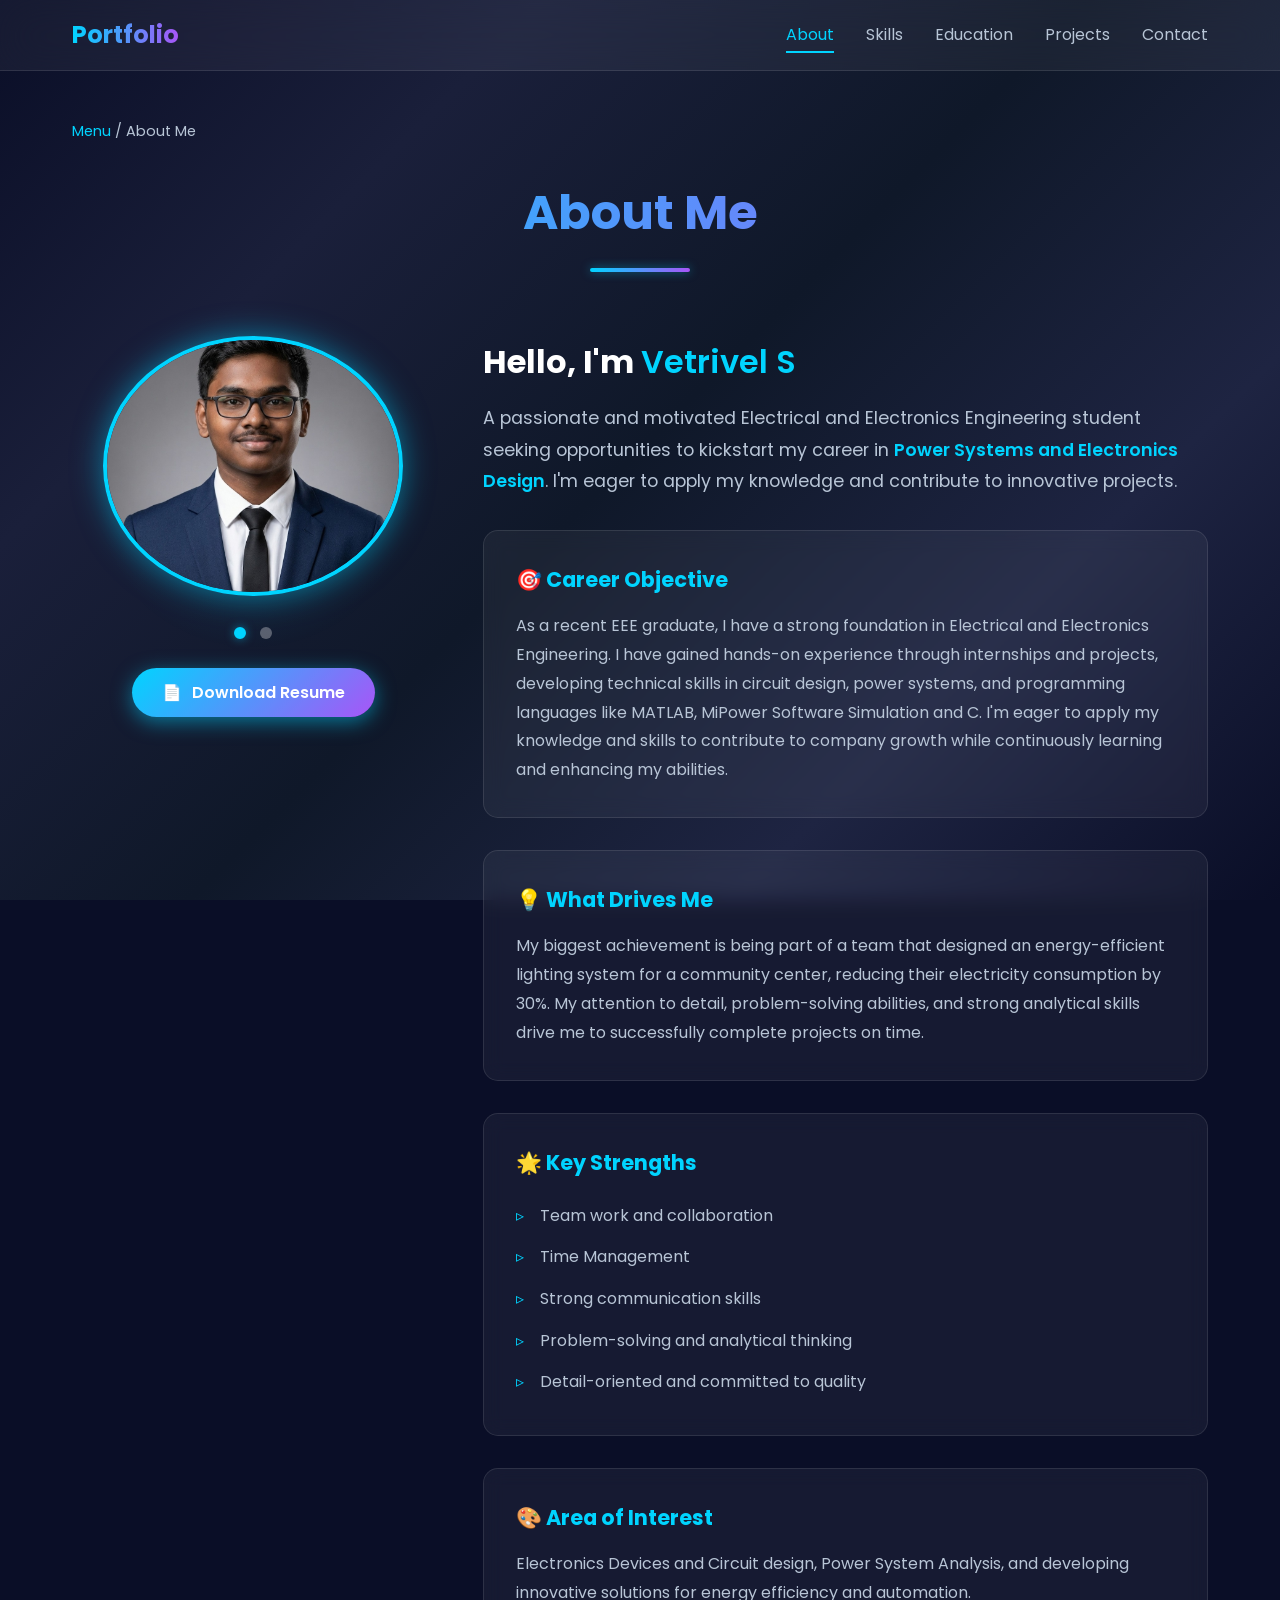
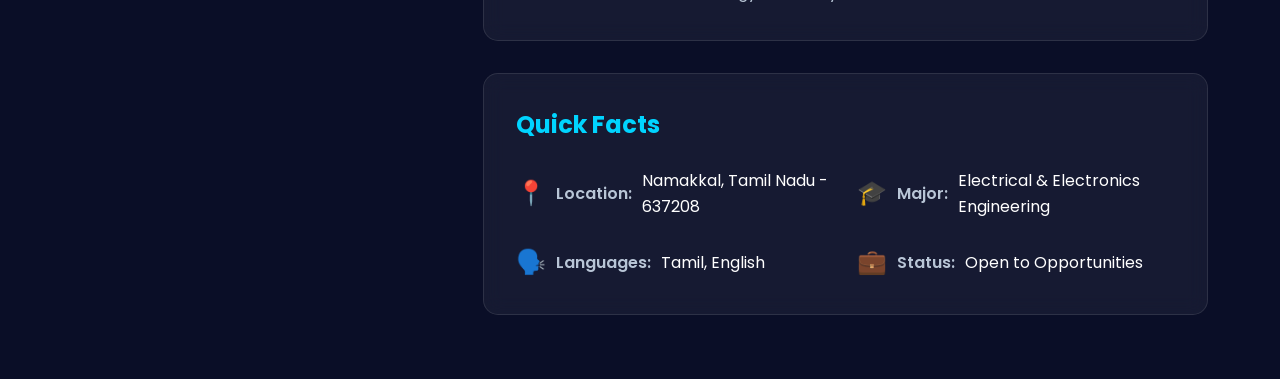
<file: about.html>
<!DOCTYPE html>
<html lang="en">
<head>
    <meta charset="UTF-8">
    <meta name="viewport" content="width=device-width, initial-scale=1.0">
    <title>About Me - Portfolio</title>
    <link rel="stylesheet" href="style.css">
    <link href="https://fonts.googleapis.com/css2?family=Poppins:wght@300;400;600;700&display=swap" rel="stylesheet">
</head>
<body>
    <div class="animated-bg">
        <div class="gradient-mesh"></div>
    </div>

    <nav class="glass-nav">
        <div class="nav-container">
            <a href="menu.html" class="nav-logo">Portfolio</a>
            <div class="nav-links">
                <a href="about.html" class="active">About</a>
                <a href="skills.html">Skills</a>
                <a href="education.html">Education</a>
                <a href="projects.html">Projects</a>
                <a href="contact.html">Contact</a>
            </div>
            <a href="menu.html" class="nav-menu-btn">☰ Menu</a>
        </div>
    </nav>

    <div class="content-container">
        <div class="breadcrumb">
            <a href="menu.html">Menu</a> / <span>About Me</span>
        </div>

        <div class="page-header">
            <h1 class="page-title fade-in">About Me</h1>
            <div class="title-underline"></div>
        </div>

        <div class="about-content">
            <div class="photo-section fade-in">
                <div class="photo-frame">
                    <div class="photo-slider" id="photoSlider">
                        <div class="photo-slide active">
                            <img src="profile-photo-formal.jpg" alt="Vetrivel S - Formal">
                        </div>
                        <div class="photo-slide">
                            <img src="profile-photo-casual.jpg" alt="Vetrivel S - Casual">
                        </div>
                        <!-- Navigation Arrows -->
                        <button class="photo-nav prev" onclick="changePhoto(-1)">❮</button>
                        <button class="photo-nav next" onclick="changePhoto(1)">❯</button>
                    </div>
                    <div class="photo-glow"></div>
                    <!-- Navigation Dots -->
                    <div class="photo-dots">
                        <span class="dot active" onclick="setPhoto(0)"></span>
                        <span class="dot" onclick="setPhoto(1)"></span>
                    </div>
                </div>
                <div class="resume-download">
                    <a href="VETRIVEL-S_RESUME-1.pdf" class="btn-primary" download>
                        <span>📄</span> Download Resume
                    </a>
                </div>
            </div>

            <div class="bio-section fade-in">
                <h2>Hello, I'm <span class="highlight">Vetrivel S</span></h2>
                <p class="intro-text">
                    A passionate and motivated Electrical and Electronics Engineering student seeking opportunities to kickstart my career in 
                    <span class="highlight">Power Systems and Electronics Design</span>. 
                    I'm eager to apply my knowledge and contribute to innovative projects.
                </p>

                <div class="info-grid">
                    <div class="info-item">
                        <h3>🎯 Career Objective</h3>
                        <p>As a recent EEE graduate, I have a strong foundation in Electrical and Electronics Engineering. I have gained hands-on experience through internships and projects, developing technical skills in circuit design, power systems, and programming languages like MATLAB, MiPower Software Simulation and C. I'm eager to apply my knowledge and skills to contribute to company growth while continuously learning and enhancing my abilities.</p>
                    </div>

                    <div class="info-item">
                        <h3>💡 What Drives Me</h3>
                        <p>My biggest achievement is being part of a team that designed an energy-efficient lighting system for a community center, reducing their electricity consumption by 30%. My attention to detail, problem-solving abilities, and strong analytical skills drive me to successfully complete projects on time.</p>
                    </div>

                    <div class="info-item">
                        <h3>🌟 Key Strengths</h3>
                        <ul>
                            <li>Team work and collaboration</li>
                            <li>Time Management</li>
                            <li>Strong communication skills</li>
                            <li>Problem-solving and analytical thinking</li>
                            <li>Detail-oriented and committed to quality</li>
                        </ul>
                    </div>

                    <div class="info-item">
                        <h3>🎨 Area of Interest</h3>
                        <p>Electronics Devices and Circuit design, Power System Analysis, and developing innovative solutions for energy efficiency and automation.</p>
                    </div>
                </div>

                <div class="quick-facts">
                    <h3>Quick Facts</h3>
                    <div class="facts-grid">
                        <div class="fact">
                            <span class="fact-icon">📍</span>
                            <span class="fact-label">Location:</span>
                            <span class="fact-value">Namakkal, Tamil Nadu - 637208</span>
                        </div>
                        <div class="fact">
                            <span class="fact-icon">🎓</span>
                            <span class="fact-label">Major:</span>
                            <span class="fact-value">Electrical & Electronics Engineering</span>
                        </div>
                        <div class="fact">
                            <span class="fact-icon">🗣️</span>
                            <span class="fact-label">Languages:</span>
                            <span class="fact-value">Tamil, English</span>
                        </div>
                        <div class="fact">
                            <span class="fact-icon">💼</span>
                            <span class="fact-label">Status:</span>
                            <span class="fact-value">Open to Opportunities</span>
                        </div>
                    </div>
                </div>
            </div>
        </div>
    </div>

    <script src="script.js"></script>
</body>
</html>
</file>
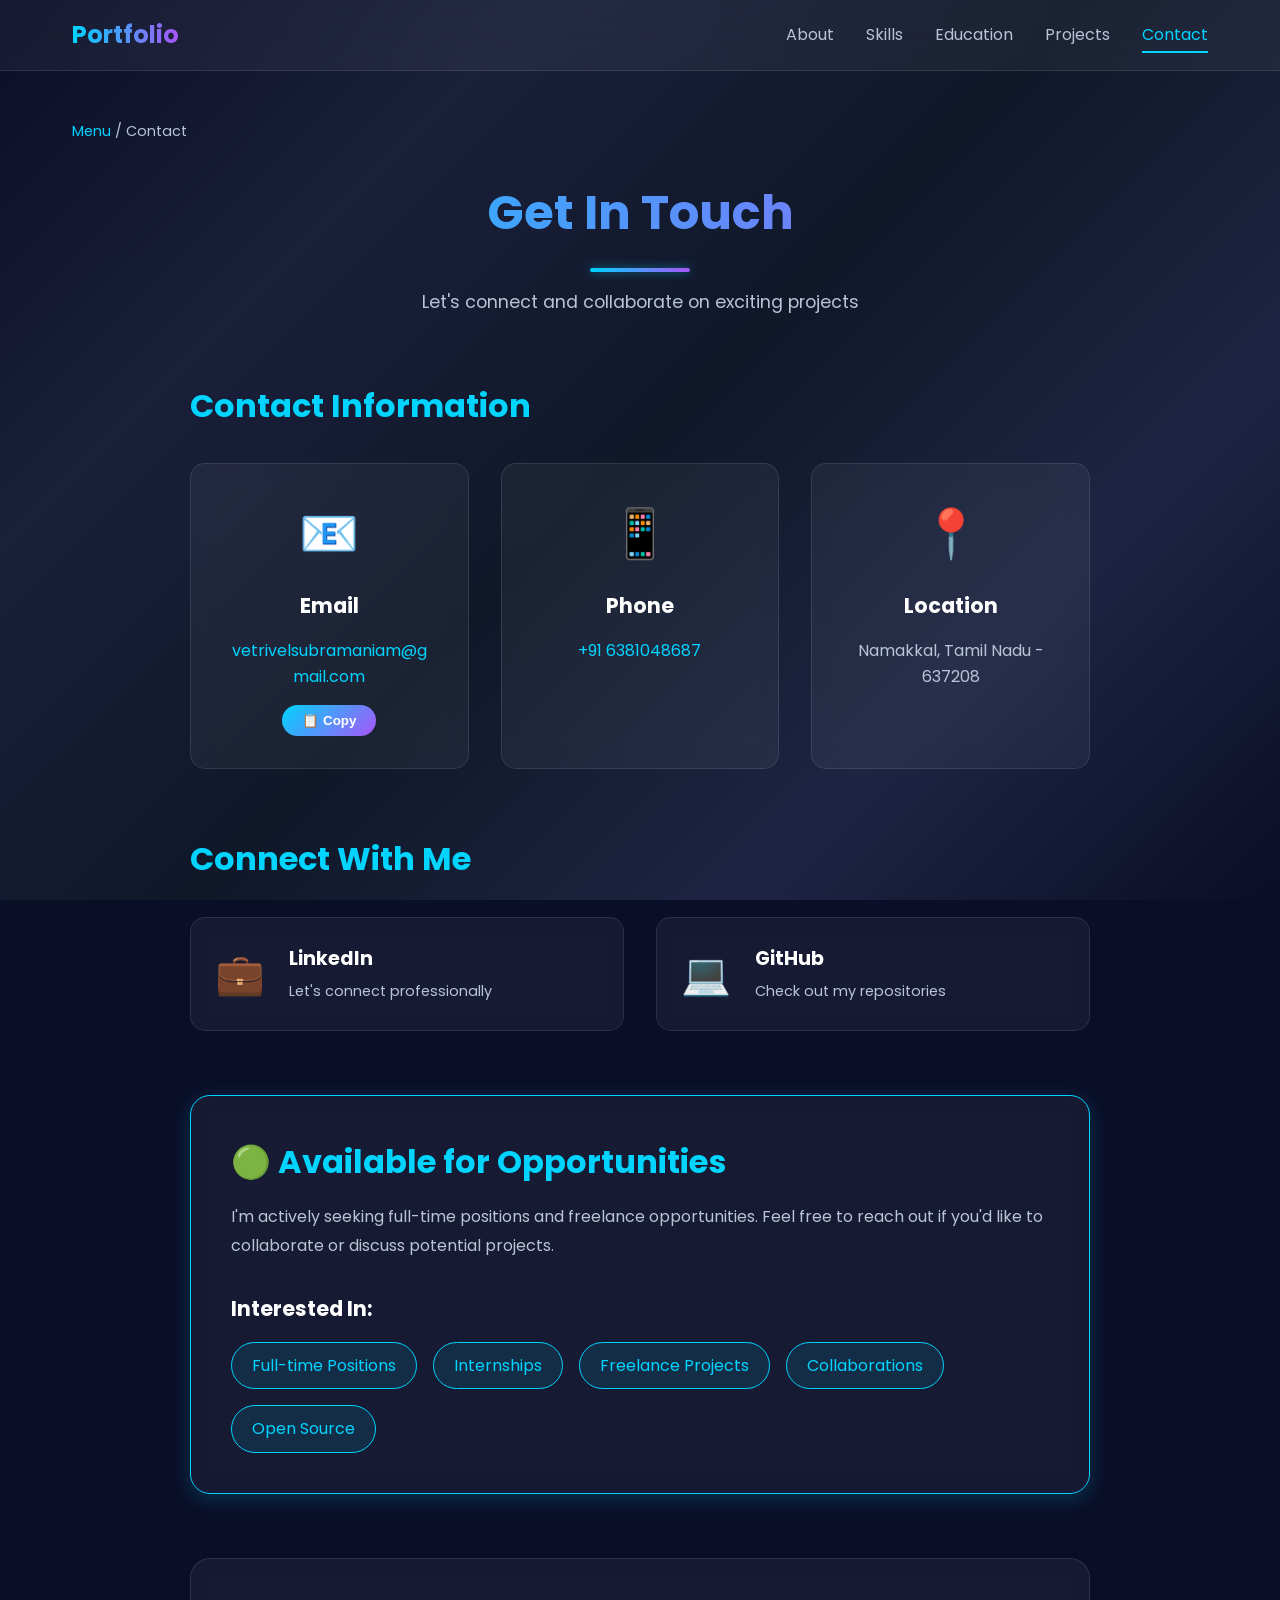
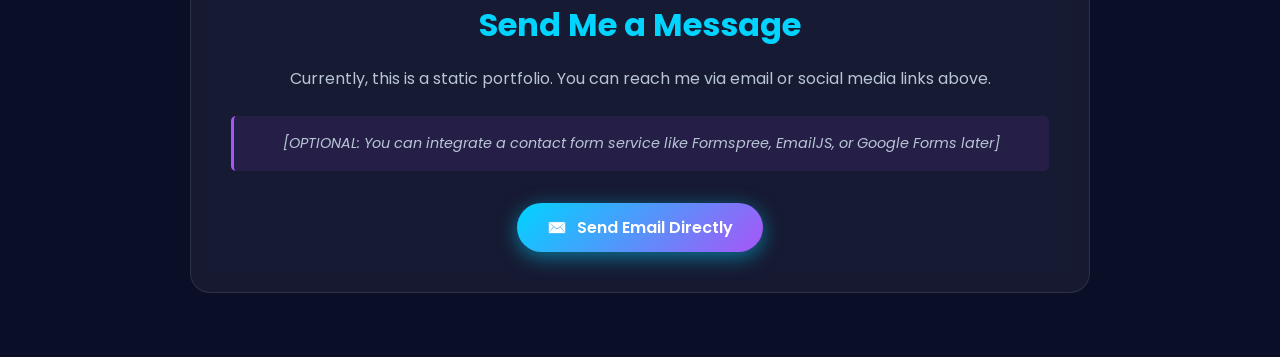
<file: contact.html>
<!DOCTYPE html>
<html lang="en">
<head>
    <meta charset="UTF-8">
    <meta name="viewport" content="width=device-width, initial-scale=1.0">
    <title>Contact - Portfolio</title>
    <link rel="stylesheet" href="style.css">
    <link href="https://fonts.googleapis.com/css2?family=Poppins:wght@300;400;600;700&display=swap" rel="stylesheet">
</head>
<body>
    <div class="animated-bg">
        <div class="gradient-mesh"></div>
    </div>

    <nav class="glass-nav">
        <div class="nav-container">
            <a href="menu.html" class="nav-logo">Portfolio</a>
            <div class="nav-links">
                <a href="about.html">About</a>
                <a href="skills.html">Skills</a>
                <a href="education.html">Education</a>
                <a href="projects.html">Projects</a>
                <a href="contact.html" class="active">Contact</a>
            </div>
            <a href="menu.html" class="nav-menu-btn">☰ Menu</a>
        </div>
    </nav>

    <div class="content-container">
        <div class="breadcrumb">
            <a href="menu.html">Menu</a> / <span>Contact</span>
        </div>

        <div class="page-header">
            <h1 class="page-title fade-in">Get In Touch</h1>
            <div class="title-underline"></div>
            <p class="page-subtitle">Let's connect and collaborate on exciting projects</p>
        </div>

        <div class="contact-content">
            <div class="contact-info fade-in">
                <h2>Contact Information</h2>
                <div class="info-cards">
                    <div class="contact-card">
                        <div class="contact-icon">📧</div>
                        <h3>Email</h3>
                        <a href="mailto:vetrivelsubramaniam@gmail.com" id="email-link">vetrivelsubramaniam@gmail.com</a>
                        <button class="copy-btn" onclick="copyEmail()">
                            <span id="copy-text">📋 Copy</span>
                        </button>
                    </div>

                    <div class="contact-card">
                        <div class="contact-icon">📱</div>
                        <h3>Phone</h3>
                        <a href="tel:+916381048687">+91 6381048687</a>
                    </div>

                    <div class="contact-card">
                        <div class="contact-icon">📍</div>
                        <h3>Location</h3>
                        <p>Namakkal, Tamil Nadu - 637208</p>
                    </div>
                </div>
            </div>

            <div class="social-section fade-in">
                <h2>Connect With Me</h2>
                <div class="social-links">
                    <a href="https://www.linkedin.com/in/vetrivelsubramaniam111" class="social-card" target="_blank">
                        <div class="social-icon">💼</div>
                        <div class="social-info">
                            <h3>LinkedIn</h3>
                            <p>Let's connect professionally</p>
                        </div>
                    </a>

                    <a href="https://github.com/vetrivelsubramaniam111/WAKE-UP-ALARM-FOR-HEARING-IMPACT-PERSONS-" class="social-card" target="_blank">
                        <div class="social-icon">💻</div>
                        <div class="social-info">
                            <h3>GitHub</h3>
                            <p>Check out my repositories</p>
                        </div>
                    </a>
                </div>
            </div>

            <div class="availability-section fade-in">
                <div class="availability-card">
                    <h2>🟢 Available for Opportunities</h2>
                    <p>I'm actively seeking full-time positions and freelance opportunities. Feel free to reach out if you'd like to collaborate or discuss potential projects.</p>
                    <div class="interests">
                        <h3>Interested In:</h3>
                        <div class="interest-tags">
                            <span class="interest-tag">Full-time Positions</span>
                            <span class="interest-tag">Internships</span>
                            <span class="interest-tag">Freelance Projects</span>
                            <span class="interest-tag">Collaborations</span>
                            <span class="interest-tag">Open Source</span>
                        </div>
                    </div>
                </div>
            </div>

            <div class="contact-form-section fade-in">
                <h2>Send Me a Message</h2>
                <p class="form-note">Currently, this is a static portfolio. You can reach me via email or social media links above.</p>
                <p class="section-note">[OPTIONAL: You can integrate a contact form service like Formspree, EmailJS, or Google Forms later]</p>
                
                <div class="quick-message">
                    <a href="mailto:your.email@example.com?subject=Portfolio Inquiry&body=Hi, I would like to connect with you!" class="btn-primary">
                        <span>✉️</span> Send Email Directly
                    </a>
                </div>
            </div>
        </div>
    </div>

    <script src="script.js"></script>
</body>
</html>
</file>
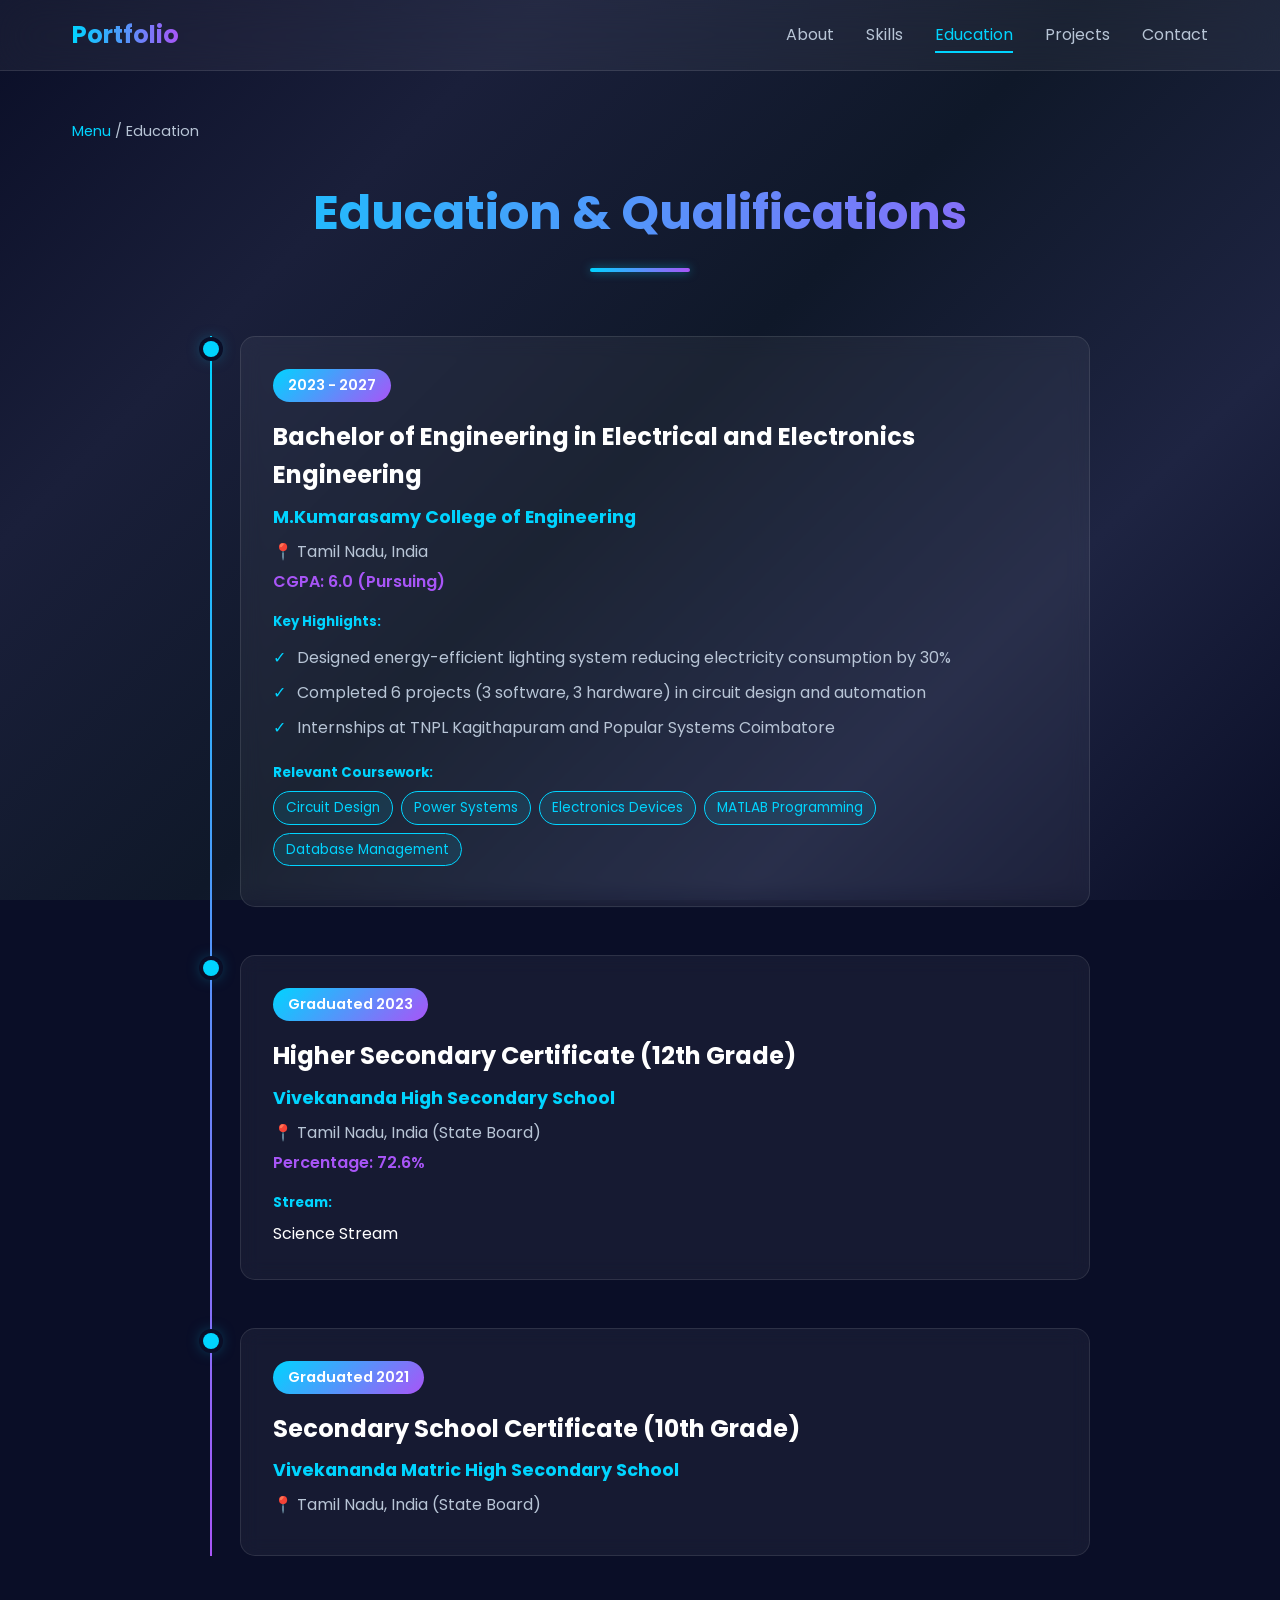
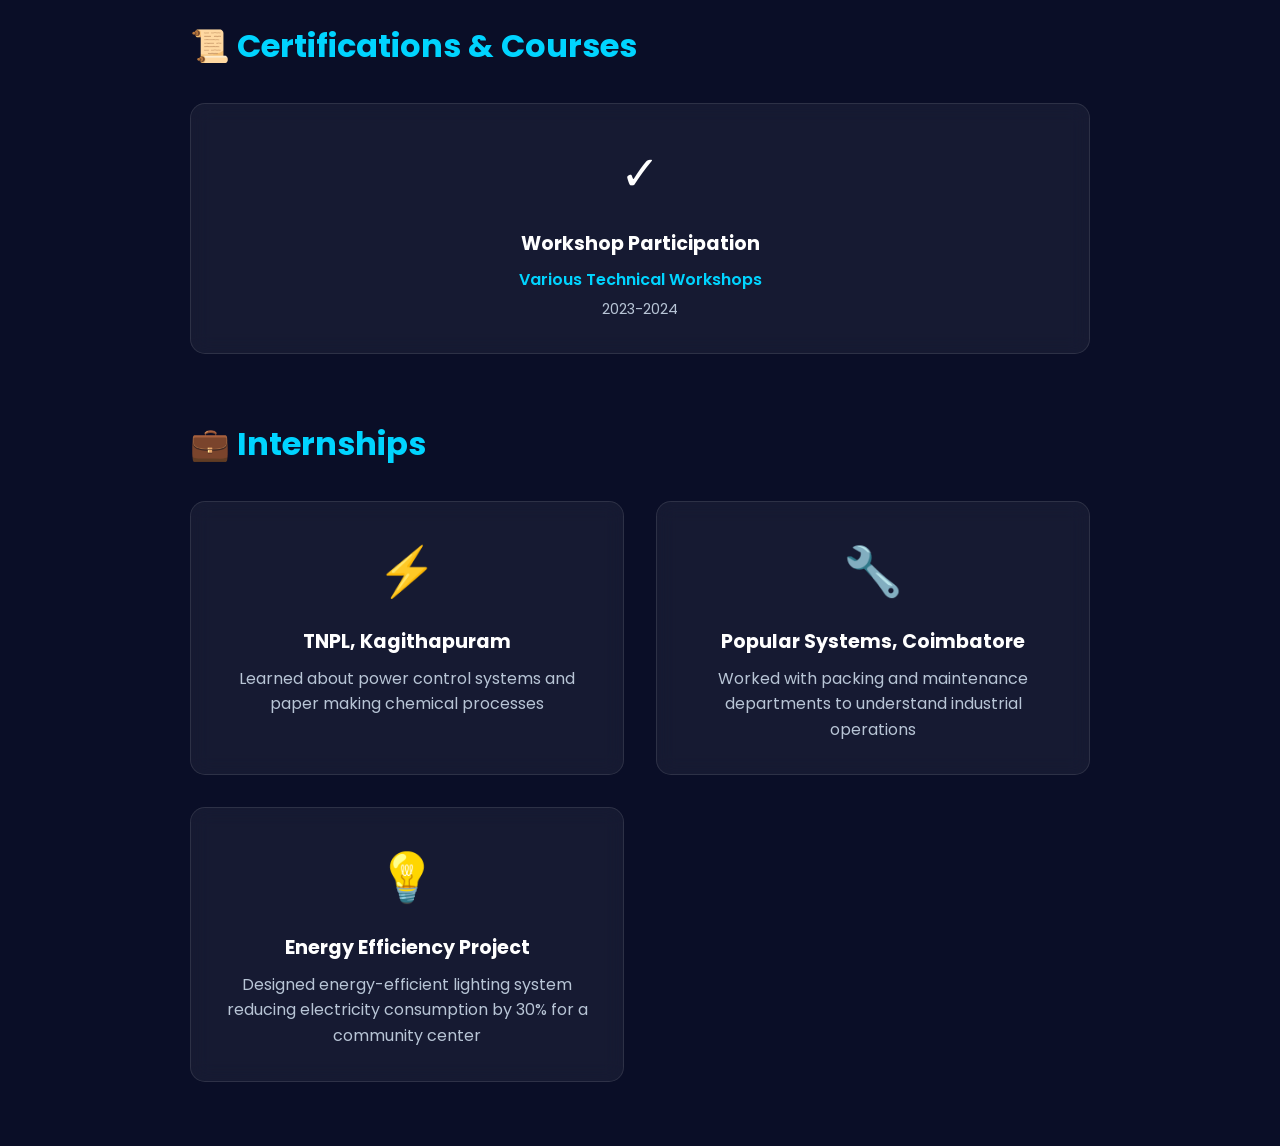
<file: education.html>
<!DOCTYPE html>
<html lang="en">
<head>
    <meta charset="UTF-8">
    <meta name="viewport" content="width=device-width, initial-scale=1.0">
    <title>Education - Portfolio</title>
    <link rel="stylesheet" href="style.css">
    <link href="https://fonts.googleapis.com/css2?family=Poppins:wght@300;400;600;700&display=swap" rel="stylesheet">
</head>
<body>
    <div class="animated-bg">
        <div class="gradient-mesh"></div>
    </div>

    <nav class="glass-nav">
        <div class="nav-container">
            <a href="menu.html" class="nav-logo">Portfolio</a>
            <div class="nav-links">
                <a href="about.html">About</a>
                <a href="skills.html">Skills</a>
                <a href="education.html" class="active">Education</a>
                <a href="projects.html">Projects</a>
                <a href="contact.html">Contact</a>
            </div>
            <a href="menu.html" class="nav-menu-btn">☰ Menu</a>
        </div>
    </nav>

    <div class="content-container">
        <div class="breadcrumb">
            <a href="menu.html">Menu</a> / <span>Education</span>
        </div>

        <div class="page-header">
            <h1 class="page-title fade-in">Education & Qualifications</h1>
            <div class="title-underline"></div>
        </div>

        <div class="education-content">
            <div class="timeline">
                <div class="timeline-item fade-in">
                    <div class="timeline-dot"></div>
                    <div class="timeline-content">
                        <div class="timeline-date">2023 - 2027</div>
                        <h3>Bachelor of Engineering in Electrical and Electronics Engineering</h3>
                        <h4>M.Kumarasamy College of Engineering</h4>
                        <p class="location">📍 Tamil Nadu, India</p>
                        <p class="grade">CGPA: 6.0 (Pursuing)</p>
                        <div class="highlights">
                            <h5>Key Highlights:</h5>
                            <ul>
                                <li>Designed energy-efficient lighting system reducing electricity consumption by 30%</li>
                                <li>Completed 6 projects (3 software, 3 hardware) in circuit design and automation</li>
                                <li>Internships at TNPL Kagithapuram and Popular Systems Coimbatore</li>
                            </ul>
                        </div>
                        <div class="coursework">
                            <h5>Relevant Coursework:</h5>
                            <div class="course-tags">
                                <span class="course-tag">Circuit Design</span>
                                <span class="course-tag">Power Systems</span>
                                <span class="course-tag">Electronics Devices</span>
                                <span class="course-tag">MATLAB Programming</span>
                                <span class="course-tag">Database Management</span>
                            </div>
                        </div>
                    </div>
                </div>

                <div class="timeline-item fade-in">
                    <div class="timeline-dot"></div>
                    <div class="timeline-content">
                        <div class="timeline-date">Graduated 2023</div>
                        <h3>Higher Secondary Certificate (12th Grade)</h3>
                        <h4>Vivekananda High Secondary School</h4>
                        <p class="location">📍 Tamil Nadu, India (State Board)</p>
                        <p class="grade">Percentage: 72.6%</p>
                        <div class="highlights">
                            <h5>Stream:</h5>
                            <p>Science Stream</p>
                        </div>
                    </div>
                </div>

                <div class="timeline-item fade-in">
                    <div class="timeline-dot"></div>
                    <div class="timeline-content">
                        <div class="timeline-date">Graduated 2021</div>
                        <h3>Secondary School Certificate (10th Grade)</h3>
                        <h4>Vivekananda Matric High Secondary School</h4>
                        <p class="location">📍 Tamil Nadu, India (State Board)</p>
                    </div>
                </div>
            </div>

            <div class="certifications-section fade-in">
                <h2>📜 Certifications & Courses</h2>
                <div class="cert-grid">
                    <div class="cert-card">
                        <div class="cert-icon">✓</div>
                        <h3>Workshop Participation</h3>
                        <p class="cert-provider">Various Technical Workshops</p>
                        <p class="cert-date">2023-2024</p>
                    </div>
                </div>
            </div>

            <div class="achievements-section fade-in">
                <h2>💼 Internships</h2>
                <div class="achievements-grid">
                    <div class="achievement-card">
                        <div class="achievement-icon">⚡</div>
                        <h3>TNPL, Kagithapuram</h3>
                        <p>Learned about power control systems and paper making chemical processes</p>
                    </div>

                    <div class="achievement-card">
                        <div class="achievement-icon">🔧</div>
                        <h3>Popular Systems, Coimbatore</h3>
                        <p>Worked with packing and maintenance departments to understand industrial operations</p>
                    </div>

                    <div class="achievement-card">
                        <div class="achievement-icon">💡</div>
                        <h3>Energy Efficiency Project</h3>
                        <p>Designed energy-efficient lighting system reducing electricity consumption by 30% for a community center</p>
                    </div>
                </div>
            </div>
        </div>
    </div>

    <script src="script.js"></script>
</body>
</html>
</file>
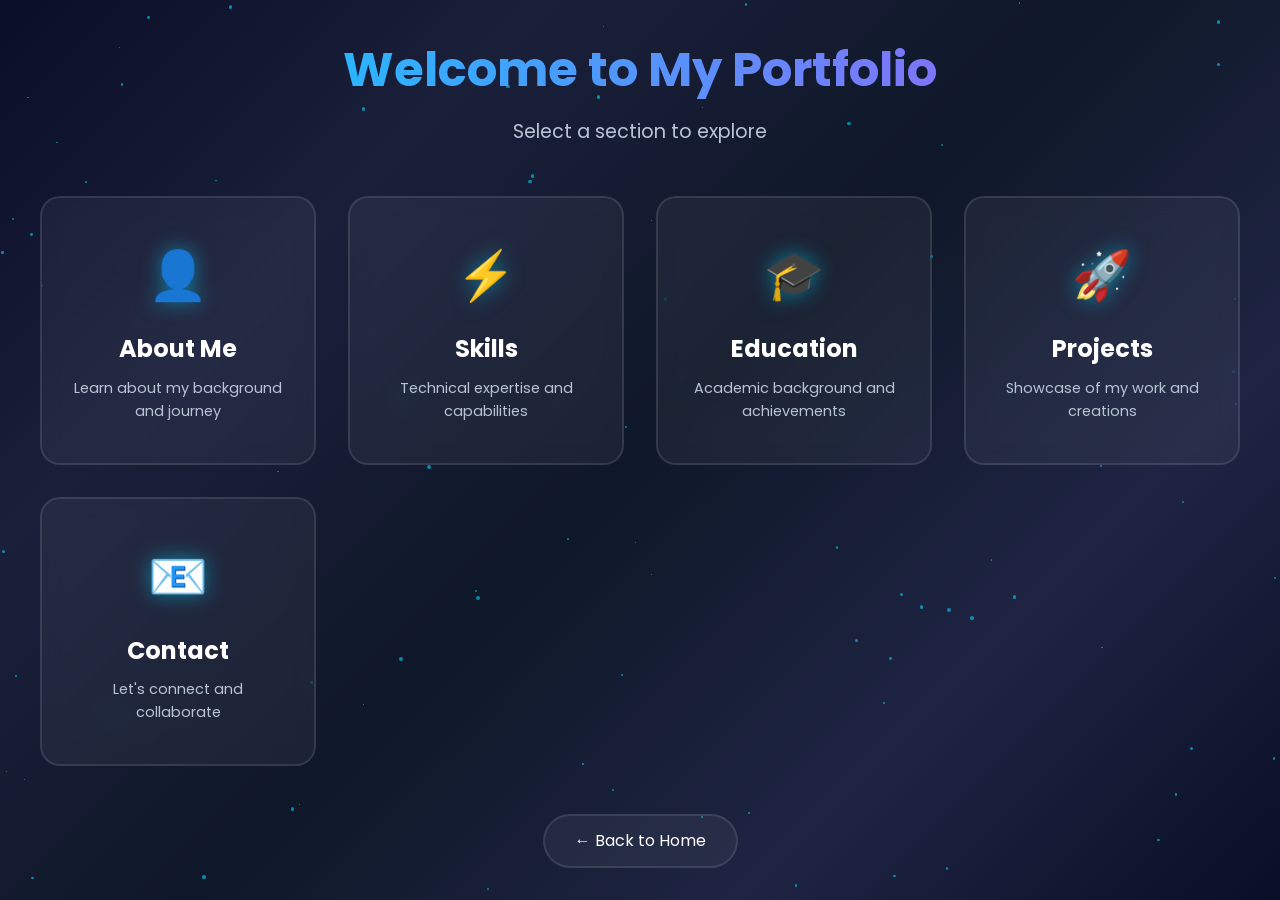
<file: menu.html>
<!DOCTYPE html>
<html lang="en">
<head>
    <meta charset="UTF-8">
    <meta name="viewport" content="width=device-width, initial-scale=1.0">
    <title>Portfolio Menu</title>
    <link rel="stylesheet" href="style.css">
    <link href="https://fonts.googleapis.com/css2?family=Poppins:wght@300;400;600;700&display=swap" rel="stylesheet">
</head>
<body class="menu-page">
    <div class="animated-bg">
        <div class="gradient-mesh"></div>
        <div class="particles" id="particles"></div>
    </div>

    <div class="menu-container">
        <h1 class="menu-title">Welcome to My Portfolio</h1>
        <p class="menu-subtitle">Select a section to explore</p>

        <div class="menu-grid">
            <a href="about.html" class="menu-card" data-tilt>
                <div class="card-icon">👤</div>
                <h2>About Me</h2>
                <p>Learn about my background and journey</p>
                <div class="card-glow"></div>
            </a>

            <a href="skills.html" class="menu-card" data-tilt>
                <div class="card-icon">⚡</div>
                <h2>Skills</h2>
                <p>Technical expertise and capabilities</p>
                <div class="card-glow"></div>
            </a>

            <a href="education.html" class="menu-card" data-tilt>
                <div class="card-icon">🎓</div>
                <h2>Education</h2>
                <p>Academic background and achievements</p>
                <div class="card-glow"></div>
            </a>

            <a href="projects.html" class="menu-card" data-tilt>
                <div class="card-icon">🚀</div>
                <h2>Projects</h2>
                <p>Showcase of my work and creations</p>
                <div class="card-glow"></div>
            </a>

            <a href="contact.html" class="menu-card" data-tilt>
                <div class="card-icon">📧</div>
                <h2>Contact</h2>
                <p>Let's connect and collaborate</p>
                <div class="card-glow"></div>
            </a>
        </div>

        <a href="index.html" class="back-home">← Back to Home</a>
    </div>

    <script src="script.js"></script>
</body>
</html>
</file>
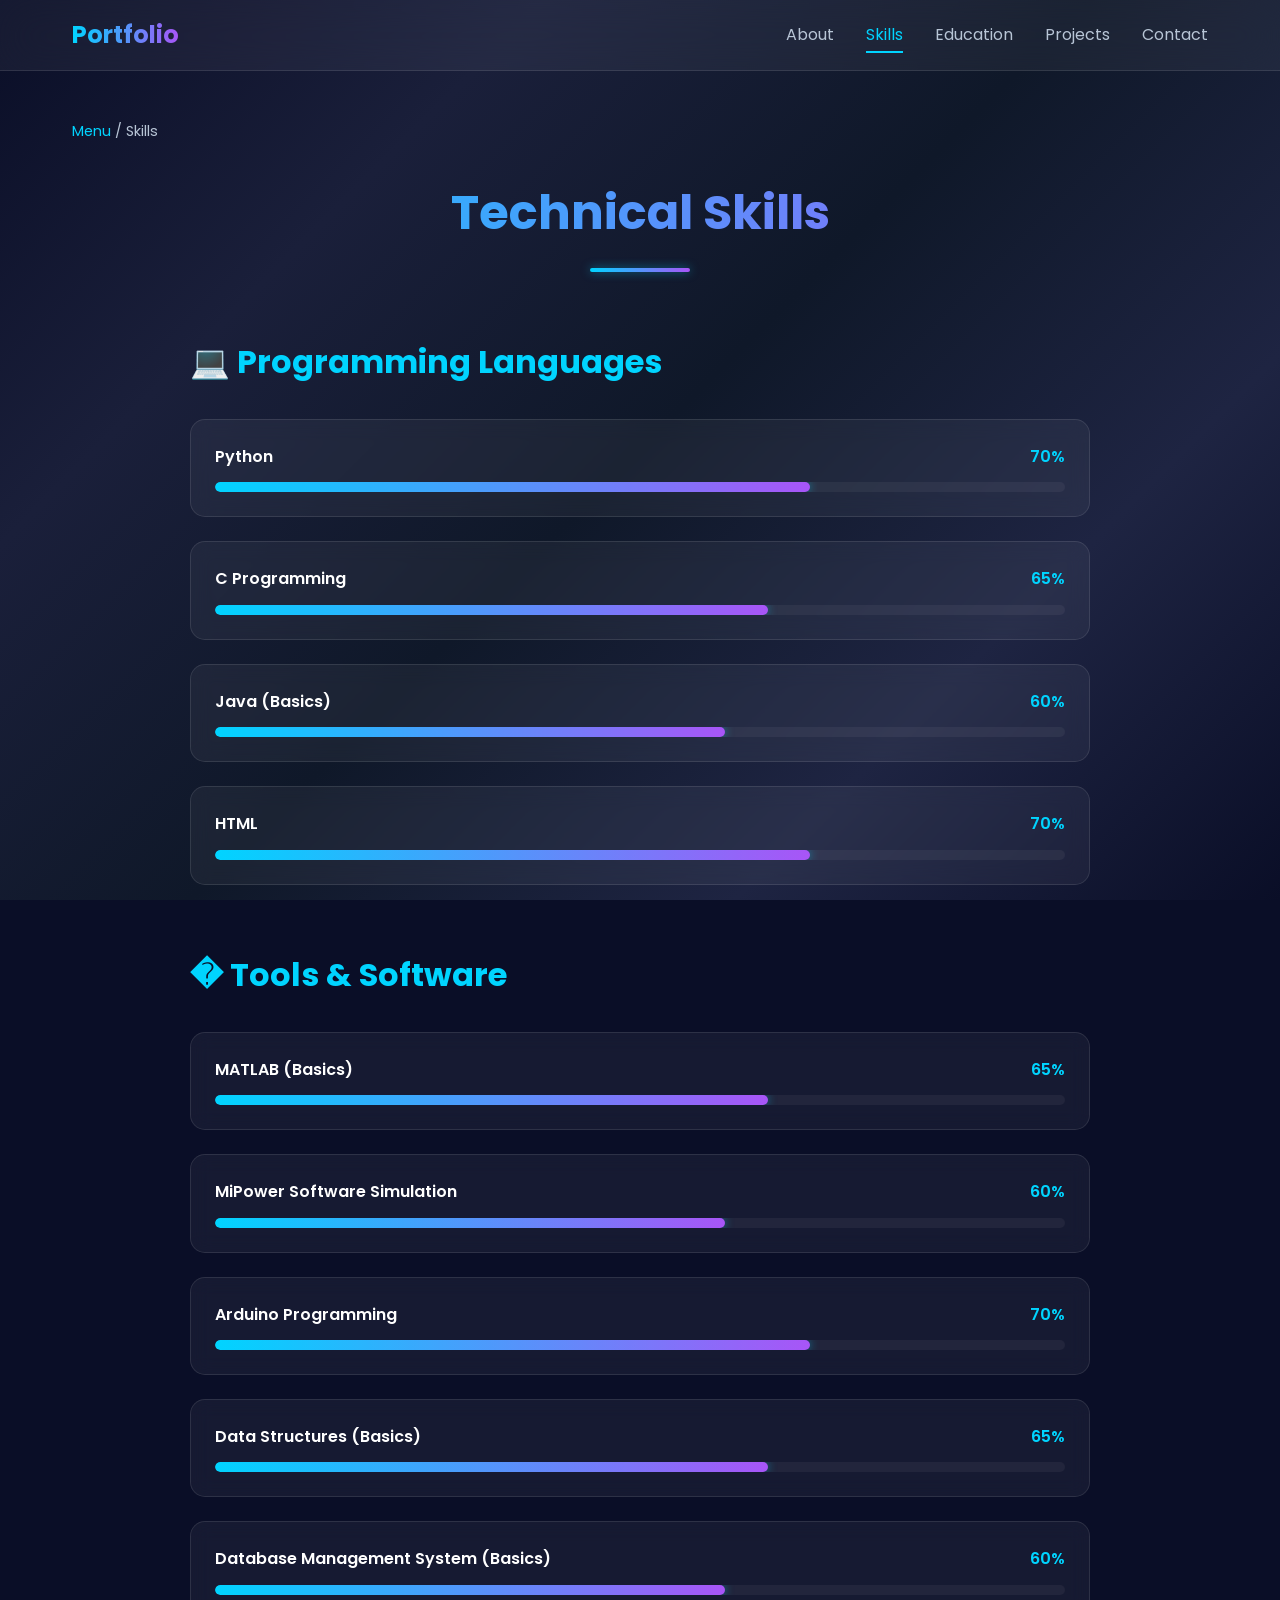
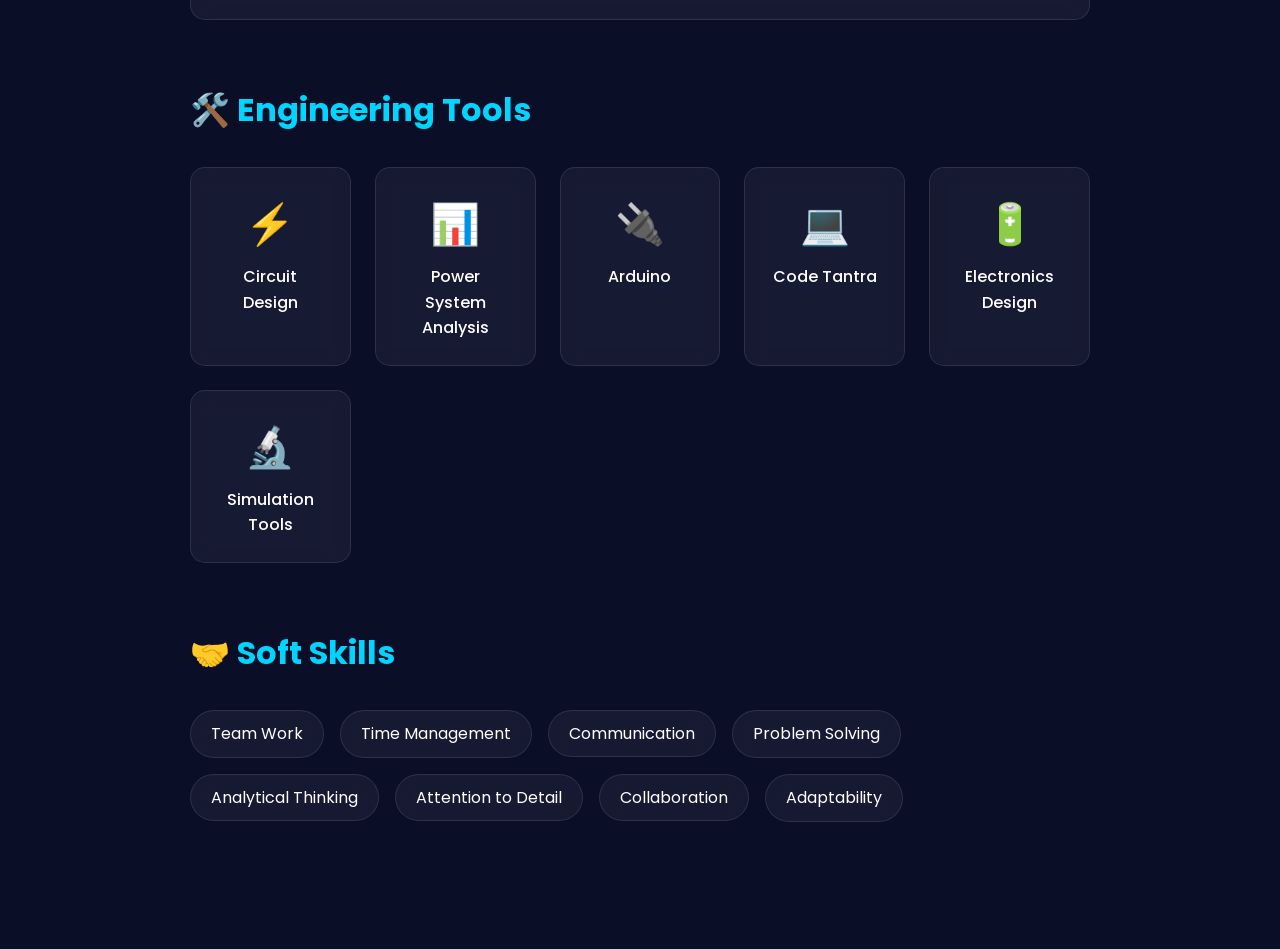
<file: skills.html>
<!DOCTYPE html>
<html lang="en">
<head>
    <meta charset="UTF-8">
    <meta name="viewport" content="width=device-width, initial-scale=1.0">
    <title>Skills - Portfolio</title>
    <link rel="stylesheet" href="style.css">
    <link href="https://fonts.googleapis.com/css2?family=Poppins:wght@300;400;600;700&display=swap" rel="stylesheet">
</head>
<body>
    <div class="animated-bg">
        <div class="gradient-mesh"></div>
    </div>

    <nav class="glass-nav">
        <div class="nav-container">
            <a href="menu.html" class="nav-logo">Portfolio</a>
            <div class="nav-links">
                <a href="about.html">About</a>
                <a href="skills.html" class="active">Skills</a>
                <a href="education.html">Education</a>
                <a href="projects.html">Projects</a>
                <a href="contact.html">Contact</a>
            </div>
            <a href="menu.html" class="nav-menu-btn">☰ Menu</a>
        </div>
    </nav>

    <div class="content-container">
        <div class="breadcrumb">
            <a href="menu.html">Menu</a> / <span>Skills</span>
        </div>

        <div class="page-header">
            <h1 class="page-title fade-in">Technical Skills</h1>
            <div class="title-underline"></div>
        </div>

        <div class="skills-content">
            <div class="skills-section fade-in">
                <h2>💻 Programming Languages</h2>
                <div class="skill-bars">
                    <div class="skill-bar" data-skill="70">
                        <div class="skill-info">
                            <span class="skill-name">Python</span>
                            <span class="skill-percentage">70%</span>
                        </div>
                        <div class="skill-progress">
                            <div class="skill-fill" style="width: 0%"></div>
                        </div>
                    </div>

                    <div class="skill-bar" data-skill="65">
                        <div class="skill-info">
                            <span class="skill-name">C Programming</span>
                            <span class="skill-percentage">65%</span>
                        </div>
                        <div class="skill-progress">
                            <div class="skill-fill" style="width: 0%"></div>
                        </div>
                    </div>

                    <div class="skill-bar" data-skill="60">
                        <div class="skill-info">
                            <span class="skill-name">Java (Basics)</span>
                            <span class="skill-percentage">60%</span>
                        </div>
                        <div class="skill-progress">
                            <div class="skill-fill" style="width: 0%"></div>
                        </div>
                    </div>

                    <div class="skill-bar" data-skill="70">
                        <div class="skill-info">
                            <span class="skill-name">HTML</span>
                            <span class="skill-percentage">70%</span>
                        </div>
                        <div class="skill-progress">
                            <div class="skill-fill" style="width: 0%"></div>
                        </div>
                    </div>
                </div>
            </div>

            <div class="skills-section fade-in">
                <h2>�️ Tools & Software</h2>
                <div class="skill-bars">
                    <div class="skill-bar" data-skill="65">
                        <div class="skill-info">
                            <span class="skill-name">MATLAB (Basics)</span>
                            <span class="skill-percentage">65%</span>
                        </div>
                        <div class="skill-progress">
                            <div class="skill-fill" style="width: 0%"></div>
                        </div>
                    </div>

                    <div class="skill-bar" data-skill="60">
                        <div class="skill-info">
                            <span class="skill-name">MiPower Software Simulation</span>
                            <span class="skill-percentage">60%</span>
                        </div>
                        <div class="skill-progress">
                            <div class="skill-fill" style="width: 0%"></div>
                        </div>
                    </div>

                    <div class="skill-bar" data-skill="70">
                        <div class="skill-info">
                            <span class="skill-name">Arduino Programming</span>
                            <span class="skill-percentage">70%</span>
                        </div>
                        <div class="skill-progress">
                            <div class="skill-fill" style="width: 0%"></div>
                        </div>
                    </div>

                    <div class="skill-bar" data-skill="65">
                        <div class="skill-info">
                            <span class="skill-name">Data Structures (Basics)</span>
                            <span class="skill-percentage">65%</span>
                        </div>
                        <div class="skill-progress">
                            <div class="skill-fill" style="width: 0%"></div>
                        </div>
                    </div>

                    <div class="skill-bar" data-skill="60">
                        <div class="skill-info">
                            <span class="skill-name">Database Management System (Basics)</span>
                            <span class="skill-percentage">60%</span>
                        </div>
                        <div class="skill-progress">
                            <div class="skill-fill" style="width: 0%"></div>
                        </div>
                    </div>
                </div>
            </div>

            <div class="skills-section fade-in">
                <h2>🛠️ Engineering Tools</h2>
                <div class="tech-grid">
                    <div class="tech-card">
                        <div class="tech-icon">⚡</div>
                        <span>Circuit Design</span>
                    </div>
                    <div class="tech-card">
                        <div class="tech-icon">📊</div>
                        <span>Power System Analysis</span>
                    </div>
                    <div class="tech-card">
                        <div class="tech-icon">🔌</div>
                        <span>Arduino</span>
                    </div>
                    <div class="tech-card">
                        <div class="tech-icon">💻</div>
                        <span>Code Tantra</span>
                    </div>
                    <div class="tech-card">
                        <div class="tech-icon">🔋</div>
                        <span>Electronics Design</span>
                    </div>
                    <div class="tech-card">
                        <div class="tech-icon">🔬</div>
                        <span>Simulation Tools</span>
                    </div>
                </div>
            </div>

            <div class="skills-section fade-in">
                <h2>🤝 Soft Skills</h2>
                <div class="soft-skills">
                    <div class="soft-skill-tag">Team Work</div>
                    <div class="soft-skill-tag">Time Management</div>
                    <div class="soft-skill-tag">Communication</div>
                    <div class="soft-skill-tag">Problem Solving</div>
                    <div class="soft-skill-tag">Analytical Thinking</div>
                    <div class="soft-skill-tag">Attention to Detail</div>
                    <div class="soft-skill-tag">Collaboration</div>
                    <div class="soft-skill-tag">Adaptability</div>
                </div>
            </div>
        </div>
    </div>

    <script src="script.js"></script>
</body>
</html>
</file>
<file: style.css>
/* ==================== GLOBAL STYLES ==================== */
* {
    margin: 0;
    padding: 0;
    box-sizing: border-box;
}

:root {
    --primary-color: #00d4ff;
    --secondary-color: #a855f7;
    --dark-bg: #0a0e27;
    --darker-bg: #060817;
    --text-light: #ffffff;
    --text-gray: #b8c5d6;
    --glass-bg: rgba(255, 255, 255, 0.05);
    --glass-border: rgba(255, 255, 255, 0.1);
    --glow-primary: rgba(0, 212, 255, 0.5);
    --glow-secondary: rgba(168, 85, 247, 0.5);
}

body {
    font-family: 'Poppins', sans-serif;
    background-color: var(--dark-bg);
    color: var(--text-light);
    line-height: 1.6;
    overflow-x: hidden;
}

a {
    text-decoration: none;
    color: inherit;
}

/* ==================== ANIMATED BACKGROUND ==================== */
.animated-bg {
    position: fixed;
    top: 0;
    left: 0;
    width: 100%;
    height: 100%;
    z-index: -1;
    overflow: hidden;
}

.gradient-mesh {
    position: absolute;
    width: 100%;
    height: 100%;
    background: linear-gradient(135deg, 
        var(--dark-bg) 0%, 
        #1a1f3a 25%, 
        #0f1829 50%, 
        #1e2442 75%, 
        var(--dark-bg) 100%);
    animation: gradientShift 15s ease infinite;
}

@keyframes gradientShift {
    0%, 100% { opacity: 1; }
    50% { opacity: 0.8; }
}

.particles {
    position: absolute;
    width: 100%;
    height: 100%;
}

/* ==================== LANDING PAGE ==================== */
.landing-page {
    min-height: 100vh;
    display: flex;
    align-items: center;
    justify-content: center;
}

.landing-container {
    text-align: center;
    z-index: 10;
}

.qr-wrapper {
    position: relative;
}

.glitch-text {
    font-size: 3rem;
    font-weight: 700;
    margin-bottom: 2rem;
    position: relative;
    text-transform: uppercase;
    letter-spacing: 3px;
    background: linear-gradient(90deg, var(--primary-color), var(--secondary-color));
    -webkit-background-clip: text;
    -webkit-text-fill-color: transparent;
    background-clip: text;
    animation: glowPulse 2s ease-in-out infinite;
}

@keyframes glowPulse {
    0%, 100% {
        filter: drop-shadow(0 0 10px var(--glow-primary));
    }
    50% {
        filter: drop-shadow(0 0 20px var(--glow-secondary));
    }
}

.qr-box {
    position: relative;
    display: inline-block;
    padding: 30px;
    background: var(--glass-bg);
    backdrop-filter: blur(10px);
    border: 2px solid var(--glass-border);
    border-radius: 20px;
    box-shadow: 0 8px 32px rgba(0, 0, 0, 0.3);
    animation: floatAnimation 3s ease-in-out infinite;
}

@keyframes floatAnimation {
    0%, 100% { transform: translateY(0px); }
    50% { transform: translateY(-10px); }
}

.qr-code-container {
    position: relative;
    z-index: 2;
}

.qr-glow {
    position: absolute;
    top: 50%;
    left: 50%;
    transform: translate(-50%, -50%);
    width: 120%;
    height: 120%;
    background: radial-gradient(circle, var(--glow-primary), transparent 70%);
    opacity: 0.3;
    animation: glowPulse 2s ease-in-out infinite;
    pointer-events: none;
}

.subtitle {
    margin-top: 1.5rem;
    font-size: 1.2rem;
    color: var(--text-gray);
    font-weight: 300;
}

.tech-lines {
    margin-top: 2rem;
    display: flex;
    justify-content: center;
    gap: 10px;
}

.tech-lines span {
    display: block;
    width: 80px;
    height: 2px;
    background: linear-gradient(90deg, transparent, var(--primary-color), transparent);
    animation: lineGlow 2s ease-in-out infinite;
}

.tech-lines span:nth-child(2) {
    animation-delay: 0.3s;
}

.tech-lines span:nth-child(3) {
    animation-delay: 0.6s;
}

@keyframes lineGlow {
    0%, 100% { opacity: 0.3; }
    50% { opacity: 1; }
}

/* ==================== MENU PAGE ==================== */
.menu-page {
    min-height: 100vh;
    display: flex;
    align-items: center;
    justify-content: center;
    padding: 2rem;
}

.menu-container {
    max-width: 1200px;
    width: 100%;
    text-align: center;
}

.menu-title {
    font-size: 3rem;
    font-weight: 700;
    margin-bottom: 0.5rem;
    background: linear-gradient(90deg, var(--primary-color), var(--secondary-color));
    -webkit-background-clip: text;
    -webkit-text-fill-color: transparent;
    background-clip: text;
    animation: fadeInUp 0.6s ease;
}

.menu-subtitle {
    font-size: 1.2rem;
    color: var(--text-gray);
    margin-bottom: 3rem;
    animation: fadeInUp 0.8s ease;
}

.menu-grid {
    display: grid;
    grid-template-columns: repeat(auto-fit, minmax(250px, 1fr));
    gap: 2rem;
    margin-bottom: 3rem;
}

.menu-card {
    position: relative;
    padding: 2.5rem 2rem;
    background: var(--glass-bg);
    backdrop-filter: blur(10px);
    border: 2px solid var(--glass-border);
    border-radius: 20px;
    cursor: pointer;
    transition: all 0.3s ease;
    animation: fadeInUp 1s ease;
    overflow: hidden;
}

.menu-card:hover {
    transform: translateY(-10px) scale(1.02);
    border-color: var(--primary-color);
    box-shadow: 0 20px 60px rgba(0, 212, 255, 0.3);
}

.card-icon {
    font-size: 3rem;
    margin-bottom: 1rem;
    filter: drop-shadow(0 0 10px var(--glow-primary));
}

.menu-card h2 {
    font-size: 1.5rem;
    margin-bottom: 0.5rem;
    color: var(--text-light);
}

.menu-card p {
    color: var(--text-gray);
    font-size: 0.9rem;
}

.card-glow {
    position: absolute;
    top: -50%;
    left: -50%;
    width: 200%;
    height: 200%;
    background: radial-gradient(circle, var(--glow-primary), transparent 70%);
    opacity: 0;
    transition: opacity 0.3s ease;
    pointer-events: none;
}

.menu-card:hover .card-glow {
    opacity: 0.2;
}

.back-home {
    display: inline-block;
    padding: 12px 30px;
    background: var(--glass-bg);
    border: 2px solid var(--glass-border);
    border-radius: 50px;
    color: var(--text-light);
    transition: all 0.3s ease;
}

.back-home:hover {
    border-color: var(--primary-color);
    box-shadow: 0 0 20px var(--glow-primary);
}

/* ==================== NAVIGATION BAR ==================== */
.glass-nav {
    position: fixed;
    top: 0;
    left: 0;
    width: 100%;
    background: var(--glass-bg);
    backdrop-filter: blur(20px);
    border-bottom: 1px solid var(--glass-border);
    z-index: 1000;
    padding: 1rem 0;
}

.nav-container {
    max-width: 1200px;
    margin: 0 auto;
    padding: 0 2rem;
    display: flex;
    justify-content: space-between;
    align-items: center;
}

.nav-logo {
    font-size: 1.5rem;
    font-weight: 700;
    background: linear-gradient(90deg, var(--primary-color), var(--secondary-color));
    -webkit-background-clip: text;
    -webkit-text-fill-color: transparent;
    background-clip: text;
}

.nav-links {
    display: flex;
    gap: 2rem;
}

.nav-links a {
    color: var(--text-gray);
    transition: all 0.3s ease;
    position: relative;
    padding: 5px 0;
}

.nav-links a:hover,
.nav-links a.active {
    color: var(--primary-color);
}

.nav-links a::after {
    content: '';
    position: absolute;
    bottom: 0;
    left: 0;
    width: 0;
    height: 2px;
    background: var(--primary-color);
    transition: width 0.3s ease;
}

.nav-links a:hover::after,
.nav-links a.active::after {
    width: 100%;
}

.nav-menu-btn {
    display: none;
    padding: 8px 20px;
    background: var(--glass-bg);
    border: 1px solid var(--glass-border);
    border-radius: 50px;
    color: var(--text-light);
    transition: all 0.3s ease;
}

.nav-menu-btn:hover {
    border-color: var(--primary-color);
}

/* ==================== CONTENT CONTAINER ==================== */
.content-container {
    max-width: 1200px;
    margin: 0 auto;
    padding: 120px 2rem 4rem;
}

.breadcrumb {
    margin-bottom: 2rem;
    color: var(--text-gray);
    font-size: 0.9rem;
}

.breadcrumb a {
    color: var(--primary-color);
    transition: color 0.3s ease;
}

.breadcrumb a:hover {
    color: var(--secondary-color);
}

.page-header {
    text-align: center;
    margin-bottom: 4rem;
}

.page-title {
    font-size: 3rem;
    font-weight: 700;
    margin-bottom: 1rem;
    background: linear-gradient(90deg, var(--primary-color), var(--secondary-color));
    -webkit-background-clip: text;
    -webkit-text-fill-color: transparent;
    background-clip: text;
}

.title-underline {
    width: 100px;
    height: 4px;
    background: linear-gradient(90deg, var(--primary-color), var(--secondary-color));
    margin: 0 auto;
    border-radius: 2px;
    box-shadow: 0 0 10px var(--glow-primary);
}

.page-subtitle {
    margin-top: 1rem;
    color: var(--text-gray);
    font-size: 1.1rem;
}

/* ==================== ABOUT PAGE ==================== */
.about-content {
    display: grid;
    grid-template-columns: 1fr 2fr;
    gap: 3rem;
    align-items: start;
}

.photo-section {
    text-align: center;
}

.photo-frame {
    position: relative;
    width: 300px;
    height: 300px;
    margin: 0 auto 2rem;
    padding-bottom: 40px;
}

/* Photo Slider Container */
.photo-slider {
    width: 100%;
    height: 100%;
    border-radius: 50%;
    overflow: hidden;
    border: 4px solid var(--primary-color);
    box-shadow: 0 0 30px var(--glow-primary);
    position: relative;
    z-index: 2;
    cursor: grab;
}

.photo-slider:active {
    cursor: grabbing;
}

/* Individual Photo Slides */
.photo-slide {
    position: absolute;
    width: 100%;
    height: 100%;
    opacity: 0;
    transform: translateX(100%);
    transition: all 0.6s cubic-bezier(0.68, -0.55, 0.265, 1.55);
}

.photo-slide.active {
    opacity: 1;
    transform: translateX(0);
}

.photo-slide.prev {
    transform: translateX(-100%);
}

.photo-slide img {
    width: 100%;
    height: 100%;
    object-fit: cover;
    user-select: none;
    pointer-events: none;
}

/* Navigation Arrows */
.photo-nav {
    position: absolute;
    top: 50%;
    transform: translateY(-50%);
    background: rgba(0, 0, 0, 0.5);
    color: white;
    border: none;
    padding: 10px 15px;
    cursor: pointer;
    font-size: 20px;
    z-index: 10;
    opacity: 0;
    transition: all 0.3s ease;
    border-radius: 50%;
    width: 40px;
    height: 40px;
    display: flex;
    align-items: center;
    justify-content: center;
}

.photo-slider:hover .photo-nav {
    opacity: 1;
}

.photo-nav:hover {
    background: rgba(0, 212, 255, 0.8);
    transform: translateY(-50%) scale(1.1);
}

.photo-nav.prev {
    left: 10px;
}

.photo-nav.next {
    right: 10px;
}

/* Navigation Dots */
.photo-dots {
    text-align: center;
    margin-top: 25px;
    position: relative;
    z-index: 3;
}

.dot {
    display: inline-block;
    width: 12px;
    height: 12px;
    border-radius: 50%;
    background: rgba(255, 255, 255, 0.3);
    margin: 0 5px;
    cursor: pointer;
    transition: all 0.3s ease;
    border: 2px solid transparent;
}

.dot:hover {
    background: rgba(255, 255, 255, 0.5);
    transform: scale(1.2);
}

.dot.active {
    background: var(--primary-color);
    border-color: var(--primary-color);
    box-shadow: 0 0 10px var(--glow-primary);
}

/* Keep existing photo-placeholder for backward compatibility */
.photo-placeholder {
    width: 100%;
    height: 100%;
    border-radius: 50%;
    overflow: hidden;
    border: 4px solid var(--primary-color);
    box-shadow: 0 0 30px var(--glow-primary);
    position: relative;
    z-index: 2;
}

.photo-placeholder img {
    width: 100%;
    height: 100%;
    object-fit: cover;
}

.photo-glow {
    position: absolute;
    top: 50%;
    left: 50%;
    transform: translate(-50%, -50%);
    width: 110%;
    height: 110%;
    background: radial-gradient(circle, var(--glow-primary), transparent 70%);
    opacity: 0.3;
    animation: glowPulse 2s ease-in-out infinite;
    z-index: 1;
}

.resume-download {
    margin-top: 20px;
}

.resume-download .btn-primary {
    display: inline-flex;
    align-items: center;
    gap: 10px;
    padding: 12px 30px;
    background: linear-gradient(135deg, var(--primary-color), var(--secondary-color));
    border-radius: 50px;
    color: var(--text-light);
    font-weight: 600;
    transition: all 0.3s ease;
    box-shadow: 0 5px 20px var(--glow-primary);
}

.resume-download .btn-primary:hover {
    transform: translateY(-3px);
    box-shadow: 0 8px 30px var(--glow-primary);
}

.bio-section h2 {
    font-size: 2rem;
    margin-bottom: 1rem;
}

.highlight {
    color: var(--primary-color);
    font-weight: 600;
}

.intro-text {
    font-size: 1.1rem;
    line-height: 1.8;
    color: var(--text-gray);
    margin-bottom: 2rem;
}

.info-grid {
    display: grid;
    gap: 2rem;
}

.info-item {
    padding: 2rem;
    background: var(--glass-bg);
    backdrop-filter: blur(10px);
    border: 1px solid var(--glass-border);
    border-radius: 15px;
    transition: all 0.3s ease;
}

.info-item:hover {
    border-color: var(--primary-color);
    box-shadow: 0 5px 20px rgba(0, 212, 255, 0.2);
}

.info-item h3 {
    font-size: 1.3rem;
    margin-bottom: 1rem;
    color: var(--primary-color);
}

.info-item p {
    color: var(--text-gray);
    line-height: 1.8;
}

.info-item ul {
    list-style: none;
    color: var(--text-gray);
}

.info-item ul li {
    padding: 0.5rem 0;
    padding-left: 1.5rem;
    position: relative;
}

.info-item ul li::before {
    content: '▹';
    position: absolute;
    left: 0;
    color: var(--primary-color);
}

.quick-facts {
    margin-top: 2rem;
    padding: 2rem;
    background: var(--glass-bg);
    backdrop-filter: blur(10px);
    border: 1px solid var(--glass-border);
    border-radius: 15px;
}

.quick-facts h3 {
    font-size: 1.5rem;
    margin-bottom: 1.5rem;
    color: var(--primary-color);
}

.facts-grid {
    display: grid;
    grid-template-columns: repeat(2, 1fr);
    gap: 1.5rem;
}

.fact {
    display: flex;
    align-items: center;
    gap: 10px;
}

.fact-icon {
    font-size: 1.5rem;
}

.fact-label {
    color: var(--text-gray);
    font-weight: 600;
}

.fact-value {
    color: var(--text-light);
}

/* ==================== SKILLS PAGE ==================== */
.skills-content {
    max-width: 900px;
    margin: 0 auto;
}

.skills-section {
    margin-bottom: 4rem;
}

.skills-section h2 {
    font-size: 2rem;
    margin-bottom: 2rem;
    color: var(--primary-color);
}

.skill-bars {
    display: flex;
    flex-direction: column;
    gap: 1.5rem;
}

.skill-bar {
    padding: 1.5rem;
    background: var(--glass-bg);
    backdrop-filter: blur(10px);
    border: 1px solid var(--glass-border);
    border-radius: 15px;
    transition: all 0.3s ease;
}

.skill-bar:hover {
    border-color: var(--primary-color);
    box-shadow: 0 5px 20px rgba(0, 212, 255, 0.2);
}

.skill-info {
    display: flex;
    justify-content: space-between;
    margin-bottom: 0.8rem;
}

.skill-name {
    font-weight: 600;
    color: var(--text-light);
}

.skill-percentage {
    color: var(--primary-color);
    font-weight: 600;
}

.skill-progress {
    width: 100%;
    height: 10px;
    background: rgba(255, 255, 255, 0.05);
    border-radius: 10px;
    overflow: hidden;
}

.skill-fill {
    height: 100%;
    background: linear-gradient(90deg, var(--primary-color), var(--secondary-color));
    border-radius: 10px;
    transition: width 1s ease-in-out;
    box-shadow: 0 0 10px var(--glow-primary);
}

.tech-grid {
    display: grid;
    grid-template-columns: repeat(auto-fit, minmax(150px, 1fr));
    gap: 1.5rem;
}

.tech-card {
    padding: 1.5rem;
    background: var(--glass-bg);
    backdrop-filter: blur(10px);
    border: 1px solid var(--glass-border);
    border-radius: 15px;
    text-align: center;
    transition: all 0.3s ease;
}

.tech-card:hover {
    border-color: var(--primary-color);
    transform: translateY(-5px);
    box-shadow: 0 10px 30px rgba(0, 212, 255, 0.3);
}

.tech-icon {
    font-size: 2.5rem;
    margin-bottom: 0.5rem;
}

.tech-card span {
    display: block;
    color: var(--text-light);
    font-weight: 500;
}

.soft-skills {
    display: flex;
    flex-wrap: wrap;
    gap: 1rem;
}

.soft-skill-tag {
    padding: 10px 20px;
    background: var(--glass-bg);
    backdrop-filter: blur(10px);
    border: 1px solid var(--glass-border);
    border-radius: 50px;
    color: var(--text-light);
    transition: all 0.3s ease;
}

.soft-skill-tag:hover {
    border-color: var(--primary-color);
    box-shadow: 0 0 15px var(--glow-primary);
}

.learning-items {
    display: grid;
    grid-template-columns: repeat(auto-fit, minmax(250px, 1fr));
    gap: 2rem;
}

.learning-card {
    padding: 2rem;
    background: var(--glass-bg);
    backdrop-filter: blur(10px);
    border: 1px solid var(--glass-border);
    border-radius: 15px;
    text-align: center;
    transition: all 0.3s ease;
}

.learning-card:hover {
    border-color: var(--secondary-color);
    transform: translateY(-5px);
    box-shadow: 0 10px 30px var(--glow-secondary);
}

.learning-icon {
    font-size: 3rem;
    margin-bottom: 1rem;
}

.learning-card h3 {
    font-size: 1.3rem;
    margin-bottom: 0.5rem;
    color: var(--primary-color);
}

.learning-card p {
    color: var(--text-gray);
}

.section-note {
    margin-top: 1.5rem;
    padding: 1rem;
    background: rgba(168, 85, 247, 0.1);
    border-left: 3px solid var(--secondary-color);
    border-radius: 5px;
    color: var(--text-gray);
    font-size: 0.9rem;
    font-style: italic;
}

/* ==================== EDUCATION PAGE ==================== */
.education-content {
    max-width: 900px;
    margin: 0 auto;
}

.timeline {
    position: relative;
    padding-left: 50px;
}

.timeline::before {
    content: '';
    position: absolute;
    left: 20px;
    top: 0;
    bottom: 0;
    width: 2px;
    background: linear-gradient(180deg, var(--primary-color), var(--secondary-color));
}

.timeline-item {
    position: relative;
    margin-bottom: 3rem;
}

.timeline-dot {
    position: absolute;
    left: -37px;
    top: 5px;
    width: 16px;
    height: 16px;
    background: var(--primary-color);
    border-radius: 50%;
    box-shadow: 0 0 0 4px var(--dark-bg), 0 0 15px var(--glow-primary);
    z-index: 2;
}

.timeline-content {
    padding: 2rem;
    background: var(--glass-bg);
    backdrop-filter: blur(10px);
    border: 1px solid var(--glass-border);
    border-radius: 15px;
    transition: all 0.3s ease;
}

.timeline-content:hover {
    border-color: var(--primary-color);
    box-shadow: 0 5px 20px rgba(0, 212, 255, 0.2);
}

.timeline-date {
    display: inline-block;
    padding: 5px 15px;
    background: linear-gradient(135deg, var(--primary-color), var(--secondary-color));
    border-radius: 20px;
    font-size: 0.9rem;
    font-weight: 600;
    margin-bottom: 1rem;
}

.timeline-content h3 {
    font-size: 1.5rem;
    margin-bottom: 0.5rem;
    color: var(--text-light);
}

.timeline-content h4 {
    font-size: 1.1rem;
    color: var(--primary-color);
    margin-bottom: 0.5rem;
}

.location {
    color: var(--text-gray);
    margin-bottom: 0.3rem;
}

.grade {
    font-weight: 600;
    color: var(--secondary-color);
    margin-bottom: 1rem;
}

.highlights {
    margin-top: 1rem;
}

.highlights h5 {
    color: var(--primary-color);
    margin-bottom: 0.5rem;
}

.highlights ul {
    list-style: none;
    color: var(--text-gray);
}

.highlights ul li {
    padding: 0.3rem 0;
    padding-left: 1.5rem;
    position: relative;
}

.highlights ul li::before {
    content: '✓';
    position: absolute;
    left: 0;
    color: var(--primary-color);
}

.coursework {
    margin-top: 1rem;
}

.coursework h5 {
    color: var(--primary-color);
    margin-bottom: 0.5rem;
}

.course-tags {
    display: flex;
    flex-wrap: wrap;
    gap: 0.5rem;
    margin-bottom: 0.5rem;
}

.course-tag {
    padding: 5px 12px;
    background: rgba(0, 212, 255, 0.1);
    border: 1px solid var(--primary-color);
    border-radius: 20px;
    font-size: 0.85rem;
    color: var(--primary-color);
}

.note {
    font-size: 0.85rem;
    color: var(--text-gray);
    font-style: italic;
}

.certifications-section,
.achievements-section {
    margin-top: 4rem;
}

.certifications-section h2,
.achievements-section h2 {
    font-size: 2rem;
    margin-bottom: 2rem;
    color: var(--primary-color);
}

.cert-grid,
.achievements-grid {
    display: grid;
    grid-template-columns: repeat(auto-fit, minmax(280px, 1fr));
    gap: 2rem;
}

.cert-card,
.achievement-card {
    padding: 2rem;
    background: var(--glass-bg);
    backdrop-filter: blur(10px);
    border: 1px solid var(--glass-border);
    border-radius: 15px;
    text-align: center;
    transition: all 0.3s ease;
}

.cert-card:hover,
.achievement-card:hover {
    border-color: var(--primary-color);
    transform: translateY(-5px);
    box-shadow: 0 10px 30px rgba(0, 212, 255, 0.3);
}

.cert-icon,
.achievement-icon {
    font-size: 3rem;
    margin-bottom: 1rem;
}

.cert-card h3,
.achievement-card h3 {
    font-size: 1.2rem;
    margin-bottom: 0.5rem;
    color: var(--text-light);
}

.cert-provider {
    color: var(--primary-color);
    font-weight: 600;
    margin-bottom: 0.3rem;
}

.cert-date {
    color: var(--text-gray);
    font-size: 0.9rem;
}

.achievement-card p {
    color: var(--text-gray);
}

/* ==================== PROJECTS PAGE ==================== */
.projects-content {
    max-width: 1000px;
    margin: 0 auto;
}

.project-card {
    display: grid;
    grid-template-columns: 1fr 1fr;
    gap: 2rem;
    margin-bottom: 3rem;
    padding: 2rem;
    background: var(--glass-bg);
    backdrop-filter: blur(10px);
    border: 1px solid var(--glass-border);
    border-radius: 20px;
    transition: all 0.3s ease;
}

.project-card:hover {
    border-color: var(--primary-color);
    box-shadow: 0 10px 40px rgba(0, 212, 255, 0.3);
}

.project-image {
    position: relative;
    border-radius: 15px;
    overflow: hidden;
}

.project-image img {
    width: 100%;
    height: 100%;
    object-fit: cover;
    transition: transform 0.3s ease;
}

.project-card:hover .project-image img {
    transform: scale(1.05);
}

.project-overlay {
    position: absolute;
    top: 0;
    left: 0;
    width: 100%;
    height: 100%;
    background: rgba(10, 14, 39, 0.9);
    display: flex;
    align-items: center;
    justify-content: center;
    opacity: 0;
    transition: opacity 0.3s ease;
}

.project-card:hover .project-overlay {
    opacity: 1;
}

.project-links {
    display: flex;
    gap: 1rem;
}

.project-link {
    padding: 10px 20px;
    background: linear-gradient(135deg, var(--primary-color), var(--secondary-color));
    border-radius: 50px;
    color: var(--text-light);
    font-weight: 600;
    transition: all 0.3s ease;
    display: flex;
    align-items: center;
    gap: 5px;
}

.project-link:hover {
    transform: translateY(-3px);
    box-shadow: 0 5px 20px var(--glow-primary);
}

.project-info h3 {
    font-size: 1.8rem;
    margin-bottom: 1rem;
    color: var(--text-light);
}

.project-description {
    color: var(--text-gray);
    line-height: 1.8;
    margin-bottom: 1.5rem;
}

.project-tech {
    display: flex;
    flex-wrap: wrap;
    gap: 0.5rem;
    margin-bottom: 1.5rem;
}

.tech-badge {
    padding: 5px 15px;
    background: rgba(0, 212, 255, 0.1);
    border: 1px solid var(--primary-color);
    border-radius: 20px;
    font-size: 0.85rem;
    color: var(--primary-color);
}

.project-features h4 {
    color: var(--primary-color);
    margin-bottom: 0.5rem;
}

.project-features ul {
    list-style: none;
    color: var(--text-gray);
}

.project-features ul li {
    padding: 0.3rem 0;
    padding-left: 1.5rem;
    position: relative;
}

.project-features ul li::before {
    content: '▹';
    position: absolute;
    left: 0;
    color: var(--primary-color);
}

.more-projects {
    text-align: center;
    padding: 3rem;
    background: var(--glass-bg);
    backdrop-filter: blur(10px);
    border: 1px solid var(--glass-border);
    border-radius: 20px;
}

.more-projects h2 {
    font-size: 2rem;
    margin-bottom: 1rem;
    color: var(--primary-color);
}

.more-projects p {
    color: var(--text-gray);
    margin-bottom: 1.5rem;
}

.btn-primary {
    display: inline-flex;
    align-items: center;
    gap: 10px;
    padding: 12px 30px;
    background: linear-gradient(135deg, var(--primary-color), var(--secondary-color));
    border-radius: 50px;
    color: var(--text-light);
    font-weight: 600;
    transition: all 0.3s ease;
    box-shadow: 0 5px 20px var(--glow-primary);
}

.btn-primary:hover {
    transform: translateY(-3px);
    box-shadow: 0 8px 30px var(--glow-primary);
}

/* ==================== CONTACT PAGE ==================== */
.contact-content {
    max-width: 900px;
    margin: 0 auto;
}

.contact-info h2 {
    font-size: 2rem;
    margin-bottom: 2rem;
    color: var(--primary-color);
}

.info-cards {
    display: grid;
    grid-template-columns: repeat(auto-fit, minmax(250px, 1fr));
    gap: 2rem;
    margin-bottom: 4rem;
}

.contact-card {
    padding: 2rem;
    background: var(--glass-bg);
    backdrop-filter: blur(10px);
    border: 1px solid var(--glass-border);
    border-radius: 15px;
    text-align: center;
    transition: all 0.3s ease;
}

.contact-card:hover {
    border-color: var(--primary-color);
    transform: translateY(-5px);
    box-shadow: 0 10px 30px rgba(0, 212, 255, 0.3);
}

.contact-icon {
    font-size: 3rem;
    margin-bottom: 1rem;
}

.contact-card h3 {
    font-size: 1.3rem;
    margin-bottom: 1rem;
    color: var(--text-light);
}

.contact-card a {
    color: var(--primary-color);
    transition: color 0.3s ease;
    word-break: break-all;
    display: block;
    padding: 0 0.5rem;
}

.contact-card a:hover {
    color: var(--secondary-color);
}

.contact-card p {
    color: var(--text-gray);
    margin-top: 0.5rem;
    word-wrap: break-word;
}

.copy-btn {
    margin-top: 1rem;
    padding: 8px 20px;
    background: linear-gradient(135deg, var(--primary-color), var(--secondary-color));
    border: none;
    border-radius: 50px;
    color: var(--text-light);
    font-weight: 600;
    cursor: pointer;
    transition: all 0.3s ease;
}

.copy-btn:hover {
    transform: translateY(-2px);
    box-shadow: 0 5px 20px var(--glow-primary);
}

.social-section {
    margin-bottom: 4rem;
}

.social-section h2 {
    font-size: 2rem;
    margin-bottom: 2rem;
    color: var(--primary-color);
}

.social-links {
    display: grid;
    grid-template-columns: repeat(auto-fit, minmax(250px, 1fr));
    gap: 2rem;
}

.social-card {
    display: flex;
    align-items: center;
    gap: 1.5rem;
    padding: 1.5rem;
    background: var(--glass-bg);
    backdrop-filter: blur(10px);
    border: 1px solid var(--glass-border);
    border-radius: 15px;
    transition: all 0.3s ease;
}

.social-card:hover {
    border-color: var(--primary-color);
    transform: translateX(10px);
    box-shadow: 0 5px 20px rgba(0, 212, 255, 0.3);
}

.social-icon {
    font-size: 2.5rem;
}

.social-info h3 {
    font-size: 1.2rem;
    margin-bottom: 0.3rem;
    color: var(--text-light);
}

.social-info p {
    color: var(--text-gray);
    font-size: 0.9rem;
}

.availability-section {
    margin-bottom: 4rem;
}

.availability-card {
    padding: 2.5rem;
    background: var(--glass-bg);
    backdrop-filter: blur(10px);
    border: 1px solid var(--primary-color);
    border-radius: 20px;
    box-shadow: 0 5px 20px rgba(0, 212, 255, 0.2);
}

.availability-card h2 {
    font-size: 2rem;
    margin-bottom: 1rem;
    color: var(--primary-color);
}

.availability-card > p {
    color: var(--text-gray);
    line-height: 1.8;
    margin-bottom: 2rem;
}

.interests h3 {
    font-size: 1.3rem;
    margin-bottom: 1rem;
    color: var(--text-light);
}

.interest-tags {
    display: flex;
    flex-wrap: wrap;
    gap: 1rem;
}

.interest-tag {
    padding: 10px 20px;
    background: rgba(0, 212, 255, 0.1);
    border: 1px solid var(--primary-color);
    border-radius: 50px;
    color: var(--primary-color);
}

.contact-form-section {
    text-align: center;
    padding: 2.5rem;
    background: var(--glass-bg);
    backdrop-filter: blur(10px);
    border: 1px solid var(--glass-border);
    border-radius: 20px;
}

.contact-form-section h2 {
    font-size: 2rem;
    margin-bottom: 1rem;
    color: var(--primary-color);
}

.form-note {
    color: var(--text-gray);
    margin-bottom: 1.5rem;
}

.quick-message {
    margin-top: 2rem;
}

/* ==================== ANIMATIONS ==================== */
@keyframes fadeInUp {
    from {
        opacity: 0;
        transform: translateY(30px);
    }
    to {
        opacity: 1;
        transform: translateY(0);
    }
}

.fade-in {
    animation: fadeInUp 0.8s ease;
}

/* ==================== RESPONSIVE DESIGN ==================== */
@media (max-width: 768px) {
    .glitch-text {
        font-size: 2rem;
    }

    .menu-title {
        font-size: 2rem;
    }

    .page-title {
        font-size: 2rem;
    }

    .nav-links {
        display: none;
    }

    .nav-menu-btn {
        display: block;
    }

    .about-content {
        grid-template-columns: 1fr;
    }

    .photo-frame {
        width: 250px;
        height: 250px;
    }

    .facts-grid {
        grid-template-columns: 1fr;
    }

    .project-card {
        grid-template-columns: 1fr;
    }

    .timeline {
        padding-left: 30px;
    }

    .timeline::before {
        left: 10px;
    }

    .timeline-dot {
        left: -27px;
    }

    .menu-grid {
        grid-template-columns: 1fr;
    }
}

@media (max-width: 480px) {
    .content-container {
        padding: 100px 1rem 2rem;
    }

    .qr-box {
        padding: 20px;
    }

    .tech-lines span {
        width: 60px;
    }
}
</file>
